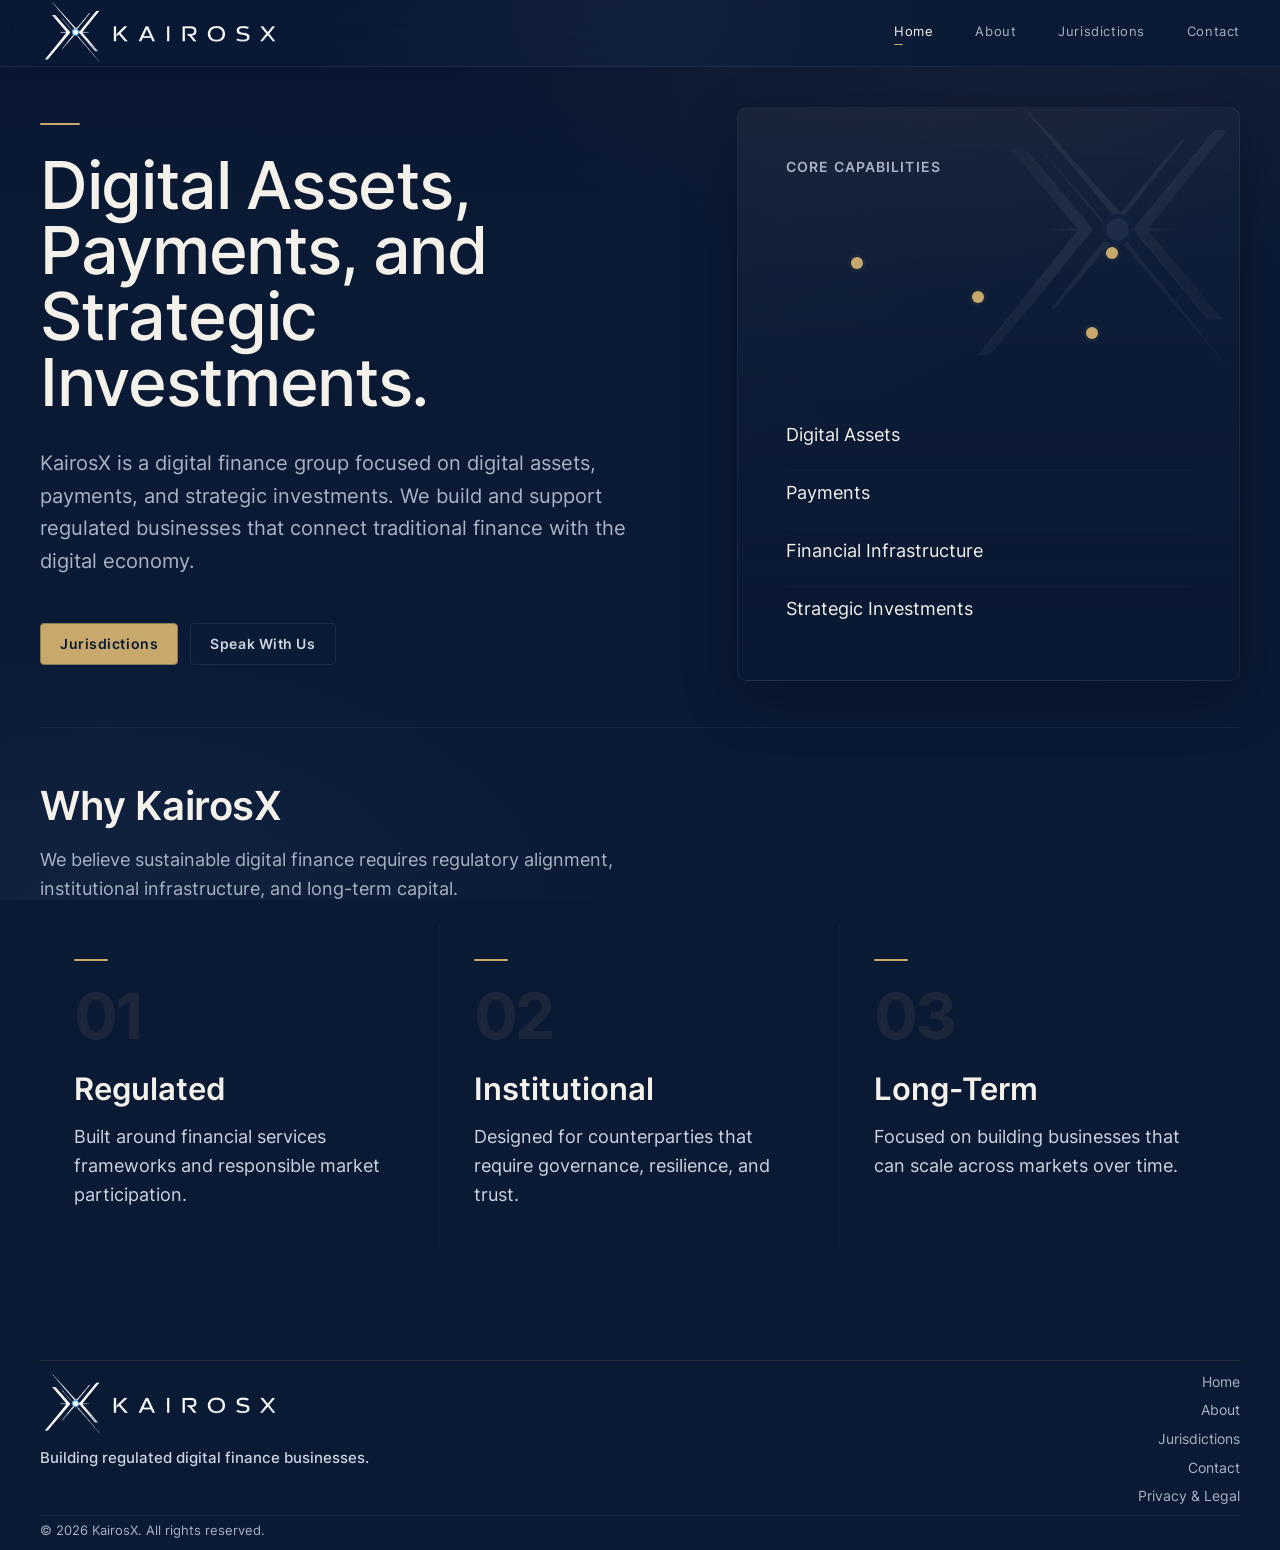
<file: index.html>
<!doctype html>
<html lang="en">
  <head>
    <meta charset="utf-8">
    <meta name="viewport" content="width=device-width, initial-scale=1">
    <title>KairosX | Digital Assets, Payments, and Strategic Investments</title>
    <meta
      name="description"
      content="KairosX is a digital finance group focused on digital assets, payments, and strategic investments. We build and support regulated businesses that connect traditional finance with the digital economy."
    >
    <link rel="icon" href="./assets/kairosx_favicon.ico">
    <link rel="preload" href="./assets/fonts/inter-latin-400-normal.woff2" as="font" type="font/woff2" crossorigin>
    <link rel="preload" href="./assets/fonts/inter-latin-600-normal.woff2" as="font" type="font/woff2" crossorigin>
    <link rel="stylesheet" href="./styles.css">
  </head>
  <body class="home-page">
    <a class="skip-link" href="#main">Skip to content</a>

    <header class="site-header">
      <div class="header-inner">
        <a class="brand" href="./index.html" aria-label="KairosX home">
          <img src="./assets/kairosx_logo_cropped.png" alt="KairosX">
        </a>
        <nav class="site-nav" aria-label="Primary navigation">
          <a href="./index.html" aria-current="page">Home</a>
          <a href="./about.html">About</a>
          <a href="./jurisdictions.html">Jurisdictions</a>
          <a href="./contact.html">Contact</a>
        </nav>
      </div>
    </header>

    <main id="main">
      <section class="hero" id="home">
        <div class="hero-copy">
          <h1>Digital Assets, Payments, and Strategic Investments.</h1>
          <p class="hero-text">
            KairosX is a digital finance group focused on digital assets, payments, and strategic investments. We build and support regulated businesses that connect traditional finance with the digital economy.
          </p>
          <div class="hero-actions">
            <a class="button button-primary" href="./jurisdictions.html">Jurisdictions</a>
            <a class="button button-secondary" href="./contact.html">Speak With Us</a>
          </div>
        </div>

        <div class="hero-visual" aria-label="KairosX core areas">
          <div class="visual-mark">
            <img src="./assets/kairosx_symbol_transparent.png" alt="">
          </div>
          <div class="visual-content">
            <p class="visual-title">Core Capabilities</p>
            <div class="node-map" aria-hidden="true">
              <span class="node node-one"></span>
              <span class="node node-two"></span>
              <span class="node node-three"></span>
              <span class="node node-four"></span>
            </div>
            <ul class="visual-list">
              <li>Digital Assets</li>
              <li>Payments</li>
              <li>Financial Infrastructure</li>
              <li>Strategic Investments</li>
            </ul>
          </div>
        </div>
      </section>

      <section class="section-block ruled" aria-labelledby="whyTitle">
        <div class="section-heading">
          <h2 id="whyTitle">Why KairosX</h2>
          <p>
            We believe sustainable digital finance requires regulatory alignment, institutional infrastructure, and long-term capital.
          </p>
        </div>
        <div class="why-row">
          <article>
            <span>01</span>
            <h3>Regulated</h3>
            <p>Built around financial services frameworks and responsible market participation.</p>
          </article>
          <article>
            <span>02</span>
            <h3>Institutional</h3>
            <p>Designed for counterparties that require governance, resilience, and trust.</p>
          </article>
          <article>
            <span>03</span>
            <h3>Long-Term</h3>
            <p>Focused on building businesses that can scale across markets over time.</p>
          </article>
        </div>
      </section>

    </main>

    <footer class="site-footer">
      <div class="footer-brand">
        <img src="./assets/kairosx_logo_cropped.png" alt="KairosX">
        <p>
          Building regulated digital finance businesses.
        </p>
      </div>
      <div class="footer-links" aria-label="Footer navigation">
        <a href="./index.html">Home</a>
        <a href="./about.html">About</a>
        <a href="./jurisdictions.html">Jurisdictions</a>
        <a href="./contact.html">Contact</a>
        <a href="./privacy.html">Privacy &amp; Legal</a>
      </div>
      <div class="footer-bottom">
        <p>&copy; 2026 KairosX. All rights reserved.</p>
      </div>
    </footer>

    <script src="./script.js"></script>
  </body>
</html>
</file>
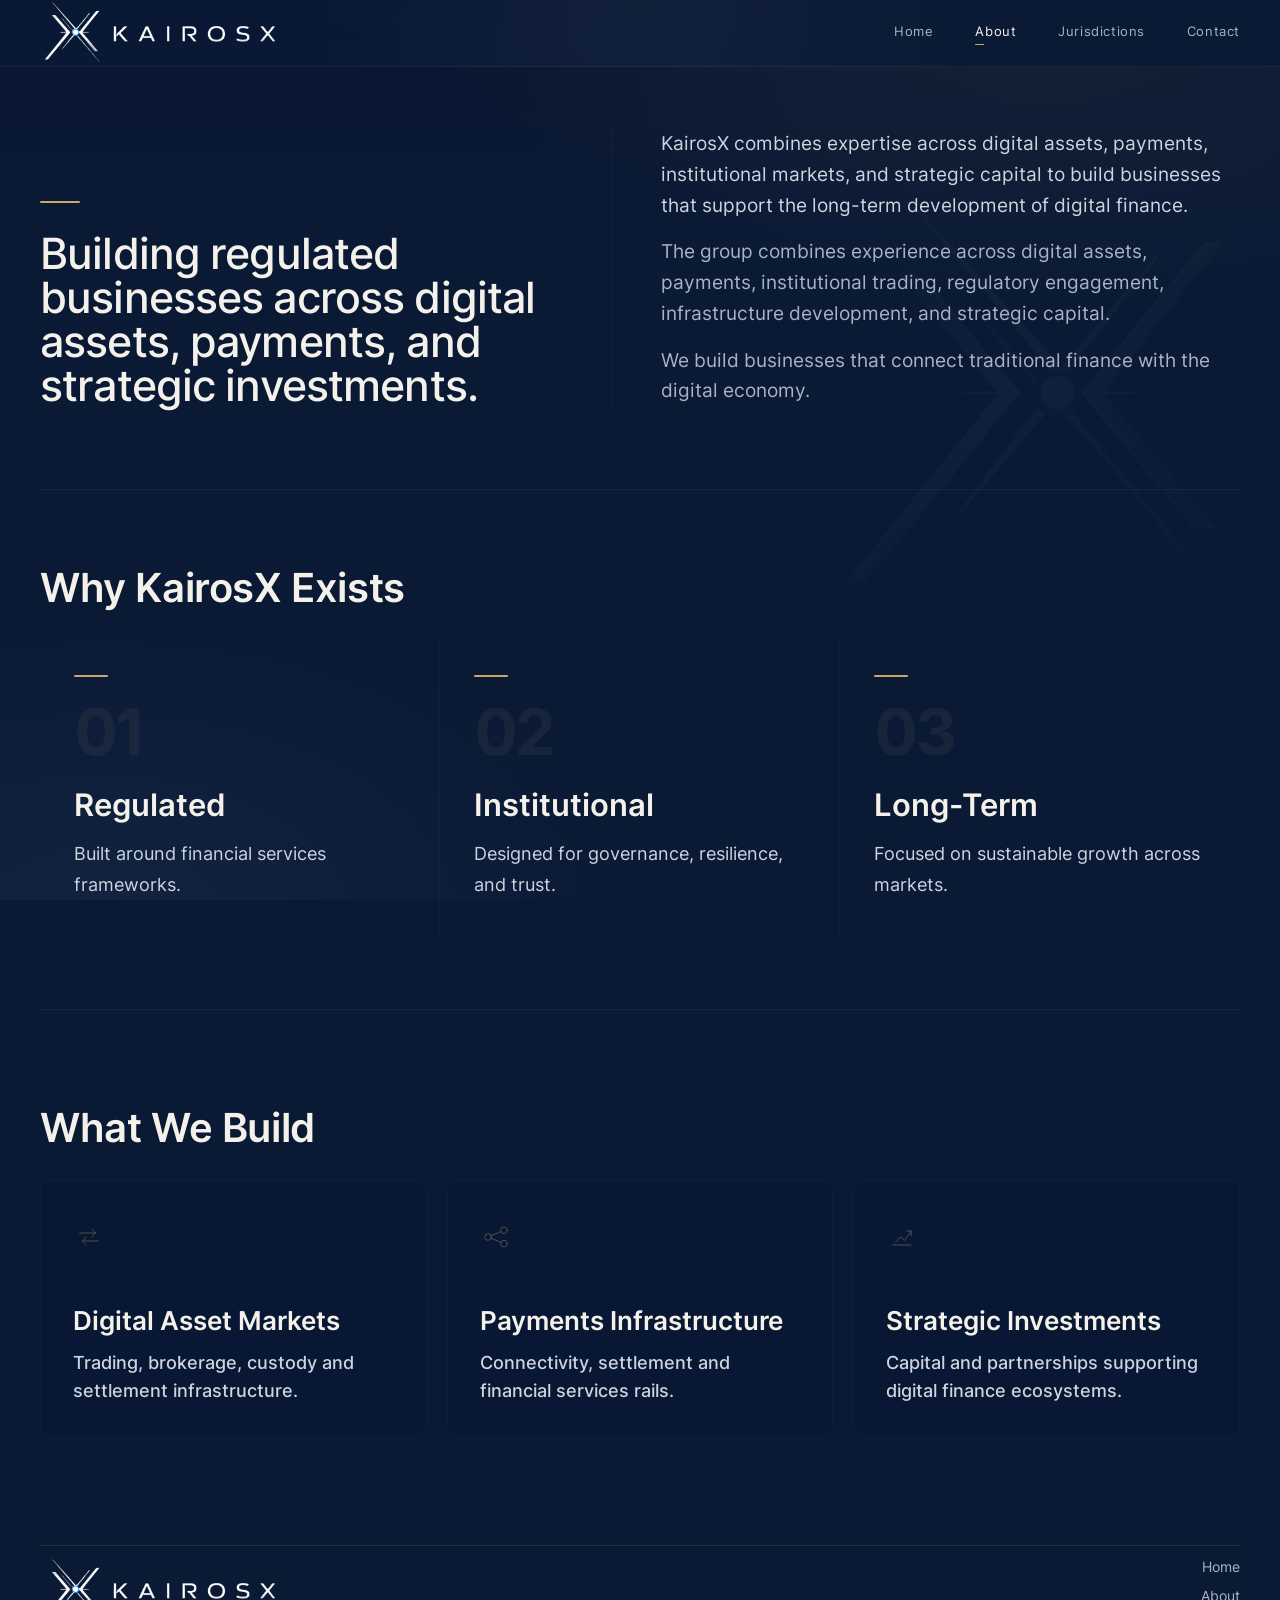
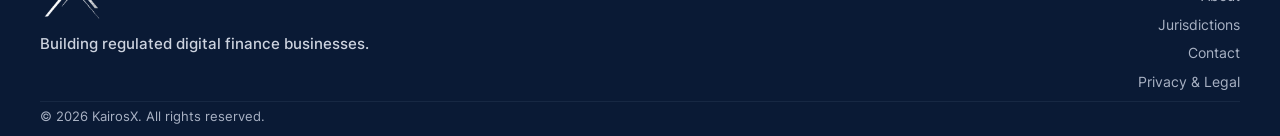
<file: about.html>
<!doctype html>
<html lang="en">
  <head>
    <meta charset="utf-8">
    <meta name="viewport" content="width=device-width, initial-scale=1">
    <title>KairosX | About</title>
    <meta
      name="description"
      content="About KairosX, a digital finance group focused on digital assets, payments, and strategic investments across global markets."
    >
    <link rel="icon" href="./assets/kairosx_favicon.ico">
    <link rel="preload" href="./assets/fonts/inter-latin-400-normal.woff2" as="font" type="font/woff2" crossorigin>
    <link rel="preload" href="./assets/fonts/inter-latin-600-normal.woff2" as="font" type="font/woff2" crossorigin>
    <link rel="stylesheet" href="./styles.css">
  </head>
  <body class="about-page">
    <a class="skip-link" href="#main">Skip to content</a>

    <header class="site-header">
      <div class="header-inner">
        <a class="brand" href="./index.html" aria-label="KairosX home">
          <img src="./assets/kairosx_logo_cropped.png" alt="KairosX">
        </a>
        <nav class="site-nav" aria-label="Primary navigation">
          <a href="./index.html">Home</a>
          <a href="./about.html" aria-current="page">About</a>
          <a href="./jurisdictions.html">Jurisdictions</a>
          <a href="./contact.html">Contact</a>
        </nav>
      </div>
    </header>

    <main id="main">
      <section class="page-hero about-intro" aria-labelledby="aboutTitle">
        <div class="about-intro-lead">
          <h1 id="aboutTitle">Building regulated businesses across digital assets, payments, and strategic investments.</h1>
        </div>
        <div class="about-intro-copy">
          <p>
            KairosX combines expertise across digital assets, payments, institutional markets, and strategic capital to build businesses that support the long-term development of digital finance.
          </p>
          <p>
            The group combines experience across digital assets, payments, institutional trading, regulatory engagement, infrastructure development, and strategic capital.
          </p>
          <p>
            We build businesses that connect traditional finance with the digital economy.
          </p>
        </div>
      </section>

      <section class="section-block ruled" aria-labelledby="whyTitle">
        <div class="section-heading">
          <h2 id="whyTitle">Why KairosX Exists</h2>
        </div>
        <div class="why-row">
          <article>
            <span>01</span>
            <h3>Regulated</h3>
            <p>Built around financial services frameworks.</p>
          </article>
          <article>
            <span>02</span>
            <h3>Institutional</h3>
            <p>Designed for governance, resilience, and trust.</p>
          </article>
          <article>
            <span>03</span>
            <h3>Long-Term</h3>
            <p>Focused on sustainable growth across markets.</p>
          </article>
        </div>
      </section>

      <section class="section-block" aria-labelledby="buildTitle">
        <div class="section-heading">
          <h2 id="buildTitle">What We Build</h2>
        </div>
        <div class="card-grid three about-card-grid">
          <article class="info-card about-service-card">
            <svg class="card-icon" aria-hidden="true" viewBox="0 0 48 48">
              <path d="M10 18h24"></path>
              <path d="M28 12l6 6-6 6"></path>
              <path d="M38 30H14"></path>
              <path d="M20 24l-6 6 6 6"></path>
            </svg>
            <h3>Digital Asset Markets</h3>
            <p>
              Trading, brokerage, custody and settlement infrastructure.
            </p>
          </article>
          <article class="info-card about-service-card">
            <svg class="card-icon" aria-hidden="true" viewBox="0 0 48 48">
              <circle cx="12" cy="24" r="5"></circle>
              <circle cx="36" cy="14" r="5"></circle>
              <circle cx="36" cy="34" r="5"></circle>
              <path d="M17 22l14-6"></path>
              <path d="M17 26l14 6"></path>
            </svg>
            <h3>Payments Infrastructure</h3>
            <p>
              Connectivity, settlement and financial services rails.
            </p>
          </article>
          <article class="info-card about-service-card">
            <svg class="card-icon" aria-hidden="true" viewBox="0 0 48 48">
              <path d="M10 36h28"></path>
              <path d="M14 32l8-8 6 5 10-14"></path>
              <path d="M31 15h7v7"></path>
            </svg>
            <h3>Strategic Investments</h3>
            <p>
              Capital and partnerships supporting digital finance ecosystems.
            </p>
          </article>
        </div>
      </section>

    </main>

    <footer class="site-footer">
      <div class="footer-brand">
        <img src="./assets/kairosx_logo_cropped.png" alt="KairosX">
        <p>
          Building regulated digital finance businesses.
        </p>
      </div>
      <div class="footer-links" aria-label="Footer navigation">
        <a href="./index.html">Home</a>
        <a href="./about.html">About</a>
        <a href="./jurisdictions.html">Jurisdictions</a>
        <a href="./contact.html">Contact</a>
        <a href="./privacy.html">Privacy &amp; Legal</a>
      </div>
      <div class="footer-bottom">
        <p>&copy; 2026 KairosX. All rights reserved.</p>
      </div>
    </footer>

    <script src="./script.js"></script>
  </body>
</html>
</file>
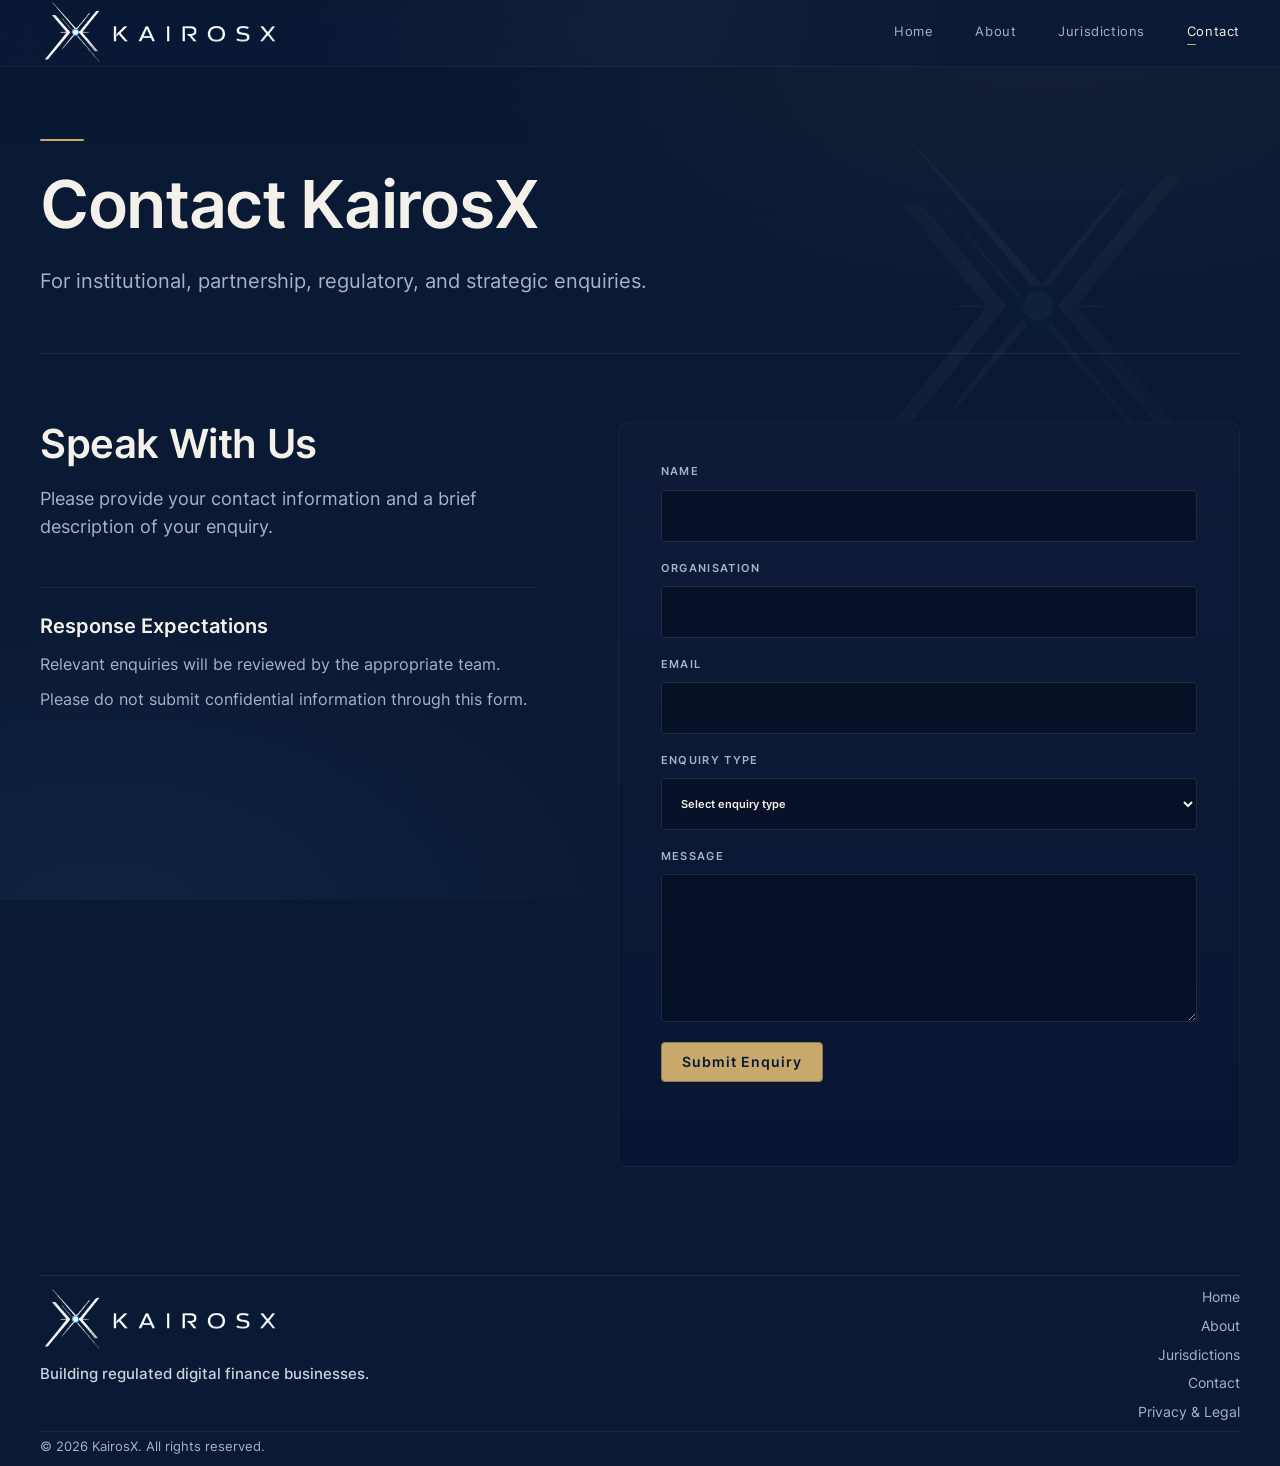
<file: contact.html>
<!doctype html>
<html lang="en">
  <head>
    <meta charset="utf-8">
    <meta name="viewport" content="width=device-width, initial-scale=1">
    <title>KairosX | Contact</title>
    <meta
      name="description"
      content="Contact KairosX for institutional, partnership, regulatory, and strategic enquiries."
    >
    <link rel="icon" href="./assets/kairosx_favicon.ico">
    <link rel="preload" href="./assets/fonts/inter-latin-400-normal.woff2" as="font" type="font/woff2" crossorigin>
    <link rel="preload" href="./assets/fonts/inter-latin-600-normal.woff2" as="font" type="font/woff2" crossorigin>
    <link rel="stylesheet" href="./styles.css">
  </head>
  <body class="contact-page">
    <a class="skip-link" href="#main">Skip to content</a>

    <header class="site-header">
      <div class="header-inner">
        <a class="brand" href="./index.html" aria-label="KairosX home">
          <img src="./assets/kairosx_logo_cropped.png" alt="KairosX">
        </a>
        <nav class="site-nav" aria-label="Primary navigation">
          <a href="./index.html">Home</a>
          <a href="./about.html">About</a>
          <a href="./jurisdictions.html">Jurisdictions</a>
          <a href="./contact.html" aria-current="page">Contact</a>
        </nav>
      </div>
    </header>

    <main id="main">
      <section class="page-hero">
        <h1>Contact KairosX</h1>
        <p>
          For institutional, partnership, regulatory, and strategic enquiries.
        </p>
      </section>

      <section class="contact-section" aria-labelledby="contactTitle">
        <div class="contact-copy">
          <h2 id="contactTitle">Speak With Us</h2>
          <p>
            Please provide your contact information and a brief description of your enquiry.
          </p>
          <div class="response-note">
            <h3>Response Expectations</h3>
            <p>Relevant enquiries will be reviewed by the appropriate team.</p>
            <p>Please do not submit confidential information through this form.</p>
          </div>
        </div>
        <form class="contact-form" id="contactForm">
          <label>
            NAME
            <input name="name" type="text" autocomplete="name" required>
          </label>
          <label>
            ORGANISATION
            <input name="organization" type="text" autocomplete="organization">
          </label>
          <label>
            EMAIL
            <input name="email" type="email" autocomplete="email" required>
          </label>
          <label>
            ENQUIRY TYPE
            <select name="contactType" required>
              <option value="">Select enquiry type</option>
              <option value="Institutional Enquiry">Institutional Enquiry</option>
              <option value="Partnership Enquiry">Partnership Enquiry</option>
              <option value="Banking or Vendor Enquiry">Banking or Vendor Enquiry</option>
              <option value="Regulatory Enquiry">Regulatory Enquiry</option>
              <option value="Strategic Investment Enquiry">Strategic Investment Enquiry</option>
              <option value="Other">Other</option>
            </select>
          </label>
          <label>
            MESSAGE
            <textarea name="message" rows="5" required></textarea>
          </label>
          <button class="button button-primary" type="submit">Submit Enquiry</button>
          <p class="form-status" id="formStatus" role="status" aria-live="polite"></p>
        </form>
      </section>
    </main>

    <footer class="site-footer">
      <div class="footer-brand">
        <img src="./assets/kairosx_logo_cropped.png" alt="KairosX">
        <p>
          Building regulated digital finance businesses.
        </p>
      </div>
      <div class="footer-links" aria-label="Footer navigation">
        <a href="./index.html">Home</a>
        <a href="./about.html">About</a>
        <a href="./jurisdictions.html">Jurisdictions</a>
        <a href="./contact.html">Contact</a>
        <a href="./privacy.html">Privacy &amp; Legal</a>
      </div>
      <div class="footer-bottom">
        <p>&copy; 2026 KairosX. All rights reserved.</p>
      </div>
    </footer>

    <script src="./script.js"></script>
  </body>
</html>
</file>
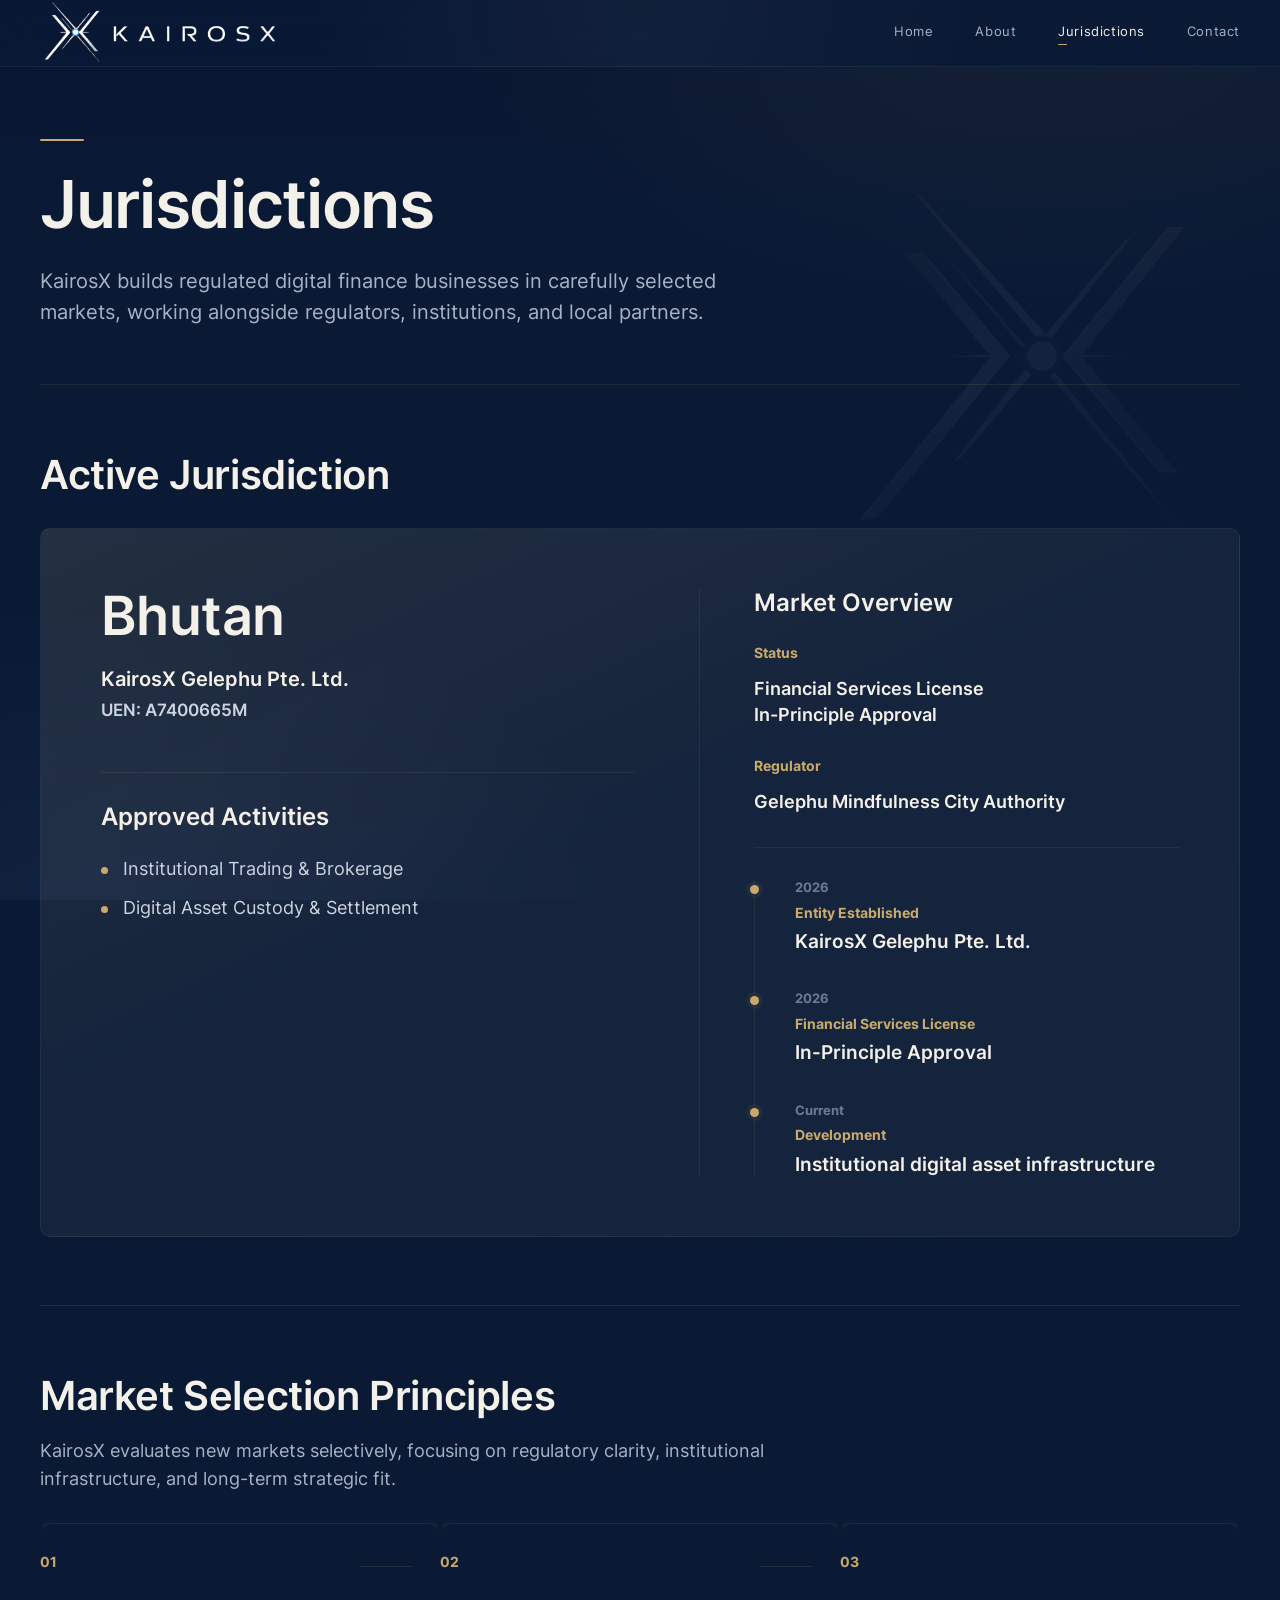
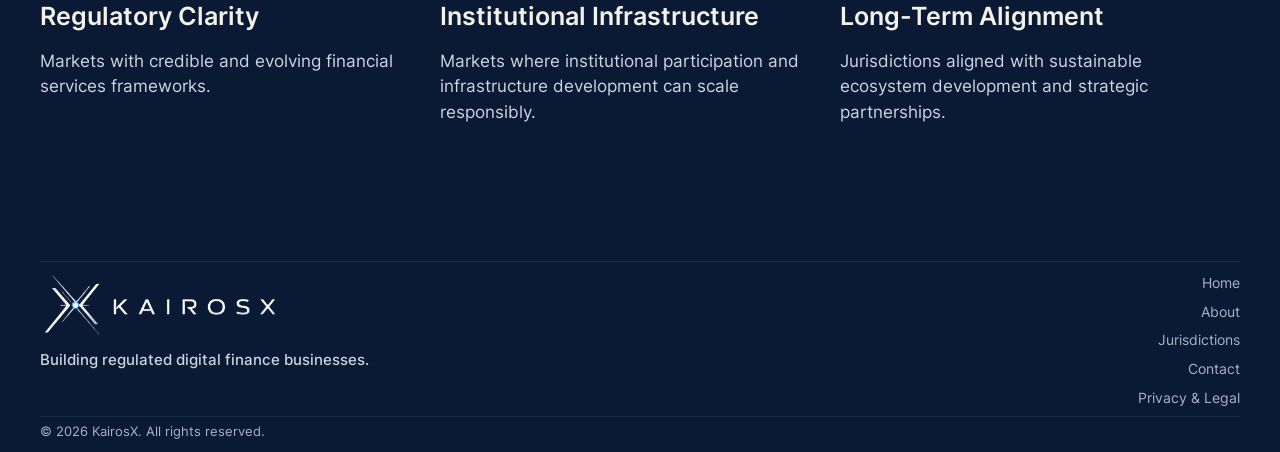
<file: jurisdictions.html>
<!doctype html>
<html lang="en">
  <head>
    <meta charset="utf-8">
    <meta name="viewport" content="width=device-width, initial-scale=1">
    <title>KairosX | Jurisdictions</title>
    <meta
      name="description"
      content="KairosX develops regulated digital asset and financial services businesses across selected jurisdictions."
    >
    <link rel="icon" href="./assets/kairosx_favicon.ico">
    <link rel="preload" href="./assets/fonts/inter-latin-400-normal.woff2" as="font" type="font/woff2" crossorigin>
    <link rel="preload" href="./assets/fonts/inter-latin-600-normal.woff2" as="font" type="font/woff2" crossorigin>
    <link rel="stylesheet" href="./styles.css">
  </head>
  <body class="jurisdictions-page">
    <a class="skip-link" href="#main">Skip to content</a>

    <header class="site-header">
      <div class="header-inner">
        <a class="brand" href="./index.html" aria-label="KairosX home">
          <img src="./assets/kairosx_logo_cropped.png" alt="KairosX">
        </a>
        <nav class="site-nav" aria-label="Primary navigation">
          <a href="./index.html">Home</a>
          <a href="./about.html">About</a>
          <a href="./jurisdictions.html" aria-current="page">Jurisdictions</a>
          <a href="./contact.html">Contact</a>
        </nav>
      </div>
    </header>

    <main id="main">
      <section class="page-hero">
        <h1>Jurisdictions</h1>
        <p>
          KairosX builds regulated digital finance businesses in carefully selected markets, working alongside regulators, institutions, and local partners.
        </p>
      </section>

      <section class="section-block ruled" aria-labelledby="currentMarketTitle">
        <div class="section-heading">
          <h2 id="currentMarketTitle">Active Jurisdiction</h2>
        </div>
        <article class="jurisdiction-spotlight single" id="bhutan">
          <div class="jurisdiction-card">
            <div class="jurisdiction-main">
              <div class="jurisdiction-summary">
                <h2>Bhutan</h2>
                <p>KairosX Gelephu Pte. Ltd.</p>
                <p>UEN: A7400665M</p>
              </div>

              <div class="jurisdiction-activities">
                <h3>Approved Activities</h3>
                <ul>
                  <li>Institutional Trading &amp; Brokerage</li>
                  <li>Digital Asset Custody &amp; Settlement</li>
                </ul>
              </div>
            </div>

            <aside class="market-overview">
              <h3>Market Overview</h3>
              <div class="overview-facts">
                <div>
                  <strong>Status</strong>
                  <p>Financial Services License<br>In-Principle Approval</p>
                </div>
                <div>
                  <strong>Regulator</strong>
                  <p>Gelephu Mindfulness City Authority</p>
                </div>
              </div>
              <ol class="regulatory-progress compact">
                <li>
                  <em>2026</em>
                  <span>Entity Established</span>
                  <strong>KairosX Gelephu Pte. Ltd.</strong>
                </li>
                <li>
                  <em>2026</em>
                  <span>Financial Services License</span>
                  <strong>In-Principle Approval</strong>
                </li>
                <li>
                  <em>Current</em>
                  <span>Development</span>
                  <strong>Institutional digital asset infrastructure</strong>
                </li>
              </ol>
            </aside>
          </div>
        </article>
      </section>

      <section class="section-block" aria-labelledby="expansionTitle">
        <div class="section-heading">
          <h2 id="expansionTitle">Market Selection Principles</h2>
          <p>
            KairosX evaluates new markets selectively, focusing on regulatory clarity, institutional infrastructure, and long-term strategic fit.
          </p>
        </div>
        <ol class="expansion-process">
          <li>
            <span>01</span>
            <h3>Regulatory Clarity</h3>
            <p>Markets with credible and evolving financial services frameworks.</p>
          </li>
          <li>
            <span>02</span>
            <h3>Institutional Infrastructure</h3>
            <p>Markets where institutional participation and infrastructure development can scale responsibly.</p>
          </li>
          <li>
            <span>03</span>
            <h3>Long-Term Alignment</h3>
            <p>Jurisdictions aligned with sustainable ecosystem development and strategic partnerships.</p>
          </li>
        </ol>
      </section>

    </main>

    <footer class="site-footer">
      <div class="footer-brand">
        <img src="./assets/kairosx_logo_cropped.png" alt="KairosX">
        <p>
          Building regulated digital finance businesses.
        </p>
      </div>
      <div class="footer-links" aria-label="Footer navigation">
        <a href="./index.html">Home</a>
        <a href="./about.html">About</a>
        <a href="./jurisdictions.html">Jurisdictions</a>
        <a href="./contact.html">Contact</a>
        <a href="./privacy.html">Privacy &amp; Legal</a>
      </div>
      <div class="footer-bottom">
        <p>&copy; 2026 KairosX. All rights reserved.</p>
      </div>
    </footer>

    <script src="./script.js"></script>
  </body>
</html>
</file>
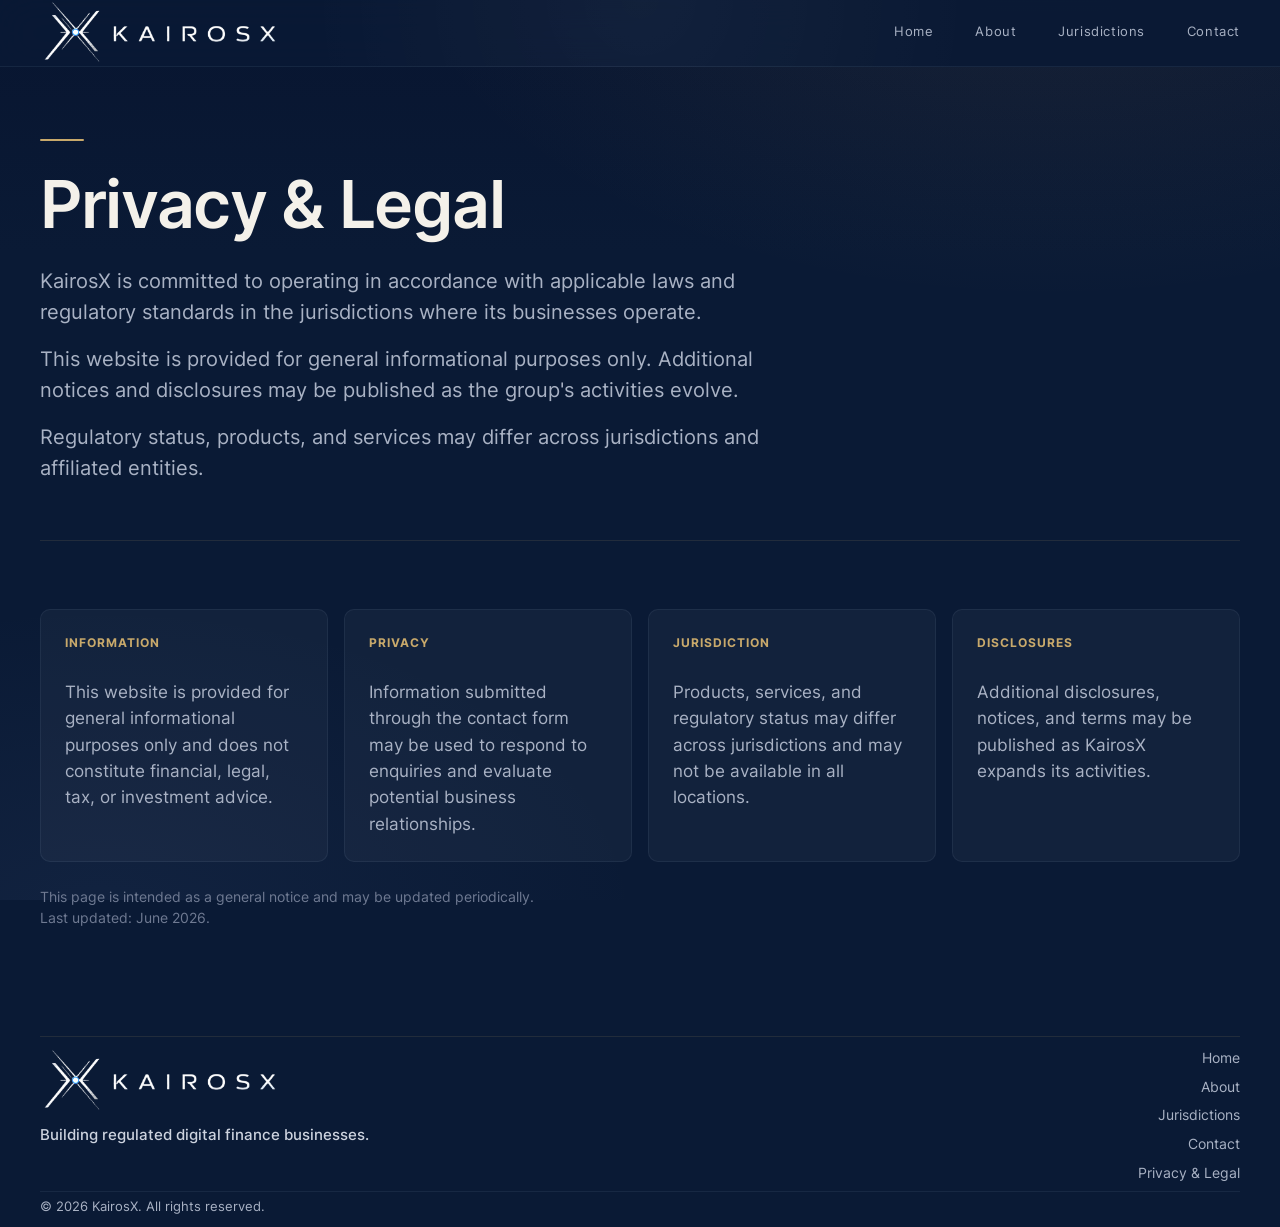
<file: privacy.html>
<!doctype html>
<html lang="en">
  <head>
    <meta charset="utf-8">
    <meta name="viewport" content="width=device-width, initial-scale=1">
    <title>KairosX | Privacy & Legal Notice</title>
    <meta
      name="description"
      content="Privacy and legal notice for the KairosX corporate website."
    >
    <link rel="icon" href="./assets/kairosx_favicon.ico">
    <link rel="preload" href="./assets/fonts/inter-latin-400-normal.woff2" as="font" type="font/woff2" crossorigin>
    <link rel="preload" href="./assets/fonts/inter-latin-600-normal.woff2" as="font" type="font/woff2" crossorigin>
    <link rel="stylesheet" href="./styles.css">
  </head>
  <body>
    <a class="skip-link" href="#main">Skip to content</a>

    <header class="site-header">
      <div class="header-inner">
        <a class="brand" href="./index.html" aria-label="KairosX home">
          <img src="./assets/kairosx_logo_cropped.png" alt="KairosX">
        </a>
        <nav class="site-nav" aria-label="Primary navigation">
          <a href="./index.html">Home</a>
          <a href="./about.html">About</a>
          <a href="./jurisdictions.html">Jurisdictions</a>
          <a href="./contact.html">Contact</a>
        </nav>
      </div>
    </header>

    <main id="main">
      <section class="page-hero">
        <h1>Privacy &amp; Legal</h1>
        <p>
          KairosX is committed to operating in accordance with applicable laws and regulatory standards in the jurisdictions where its businesses operate.
        </p>
        <p>
          This website is provided for general informational purposes only. Additional notices and disclosures may be published as the group's activities evolve.
        </p>
        <p>
          Regulatory status, products, and services may differ across jurisdictions and affiliated entities.
        </p>
      </section>

      <section class="section-block ruled" aria-label="Privacy and legal overview">
        <div class="card-grid four legal-notice-grid">
          <article class="info-card">
            <span>Information</span>
            <p>
              This website is provided for general informational purposes only and does not constitute financial, legal, tax, or investment advice.
            </p>
          </article>

          <article class="info-card">
            <span>Privacy</span>
            <p>
              Information submitted through the contact form may be used to respond to enquiries and evaluate potential business relationships.
            </p>
          </article>

          <article class="info-card">
            <span>Jurisdiction</span>
            <p>
              Products, services, and regulatory status may differ across jurisdictions and may not be available in all locations.
            </p>
          </article>

          <article class="info-card">
            <span>Disclosures</span>
            <p>
              Additional disclosures, notices, and terms may be published as KairosX expands its activities.
            </p>
          </article>
        </div>
        <p class="notice-updated">
          This page is intended as a general notice and may be updated periodically.<br>
          Last updated: June 2026.
        </p>
      </section>
    </main>

    <footer class="site-footer">
      <div class="footer-brand">
        <img src="./assets/kairosx_logo_cropped.png" alt="KairosX">
        <p>
          Building regulated digital finance businesses.
        </p>
      </div>
      <div class="footer-links" aria-label="Footer navigation">
        <a href="./index.html">Home</a>
        <a href="./about.html">About</a>
        <a href="./jurisdictions.html">Jurisdictions</a>
        <a href="./contact.html">Contact</a>
        <a href="./privacy.html" aria-current="page">Privacy &amp; Legal</a>
      </div>
      <div class="footer-bottom">
        <p>&copy; 2026 KairosX. All rights reserved.</p>
      </div>
    </footer>

    <script src="./script.js"></script>
  </body>
</html>
</file>
<file: styles.css>
@font-face {
  font-family: "Inter";
  src: url("./assets/fonts/inter-latin-400-normal.woff2") format("woff2");
  font-weight: 400;
  font-style: normal;
  font-display: swap;
}

@font-face {
  font-family: "Inter";
  src: url("./assets/fonts/inter-latin-500-normal.woff2") format("woff2");
  font-weight: 500;
  font-style: normal;
  font-display: swap;
}

@font-face {
  font-family: "Inter";
  src: url("./assets/fonts/inter-latin-600-normal.woff2") format("woff2");
  font-weight: 600;
  font-style: normal;
  font-display: swap;
}

@font-face {
  font-family: "Inter";
  src: url("./assets/fonts/inter-latin-700-normal.woff2") format("woff2");
  font-weight: 700;
  font-style: normal;
  font-display: swap;
}

:root {
  /* Official KairosX brand: gold on deep navy (matches the regulatory deck) */
  --navy: #0a1a35;
  --navy-deep: #081530;
  --gold: #c8a96b;
  --gold-soft: #d8bd86;
  --surface: rgba(255, 255, 255, 0.035);
  --surface-strong: rgba(255, 255, 255, 0.06);
  --surface-soft: rgba(255, 255, 255, 0.025);
  --text: #f4f1ea;
  --muted: #a9b2c4;
  --faint: #6f7a92;
  --line: rgba(200, 169, 107, 0.12);
  --line-cool: rgba(180, 196, 224, 0.08);
  --silver: #cdd3df;
  --radius: 10px;
  --shadow: 0 28px 80px rgba(0, 0, 0, 0.42);

  /* Aliases so legacy rules keep resolving against the new palette */
  --blue: var(--gold);
  --charcoal: var(--navy);
}

* {
  box-sizing: border-box;
}

html {
  scroll-behavior: smooth;
}

@media (prefers-reduced-motion: reduce) {
  html {
    scroll-behavior: auto;
  }

  *,
  *::before,
  *::after {
    animation-duration: 0.001ms !important;
    transition-duration: 0.001ms !important;
  }
}

#home,
#bhutan,
#luxembourg {
  scroll-margin-top: 120px;
}

body {
  margin: 0;
  font-family: "Inter", Arial, sans-serif;
  font-size: 17px;
  line-height: 1.55;
  letter-spacing: 0;
  color: var(--text);
  background-color: var(--navy);
  background-image:
    radial-gradient(1100px 620px at 82% -8%, rgba(200, 169, 107, 0.09), transparent 60%),
    radial-gradient(900px 520px at 8% 102%, rgba(120, 150, 210, 0.07), transparent 60%),
    linear-gradient(180deg, var(--navy-deep), var(--navy) 28%);
  background-attachment: fixed;
  -webkit-font-smoothing: antialiased;
  text-rendering: optimizeLegibility;
}

main {
  padding-bottom: 40px;
}

a {
  color: inherit;
  text-decoration: none;
}

/* Signature gold bar - the single recurring brand mark, above hero/page headings */
.gold-bar,
.hero-copy::before,
.page-hero::before {
  content: "";
  display: block;
  width: 44px;
  height: 2px;
  border-radius: 2px;
  background: var(--gold);
  margin-bottom: 30px;
}

:focus-visible {
  outline: 2px solid var(--gold);
  outline-offset: 3px;
  border-radius: 3px;
}

button,
input,
select,
textarea {
  font: inherit;
  letter-spacing: 0;
}

img {
  display: block;
  max-width: 100%;
}

.skip-link {
  position: absolute;
  left: 16px;
  top: -64px;
  z-index: 30;
  padding: 10px 14px;
  background: var(--gold);
  color: var(--navy);
  font-weight: 700;
  border-radius: 4px;
  transition: top 160ms ease;
}

.skip-link:focus {
  top: 16px;
}

.site-header {
  position: sticky;
  top: 0;
  z-index: 20;
  border-bottom: 1px solid var(--line-cool);
  background:
    radial-gradient(circle at center top, rgba(255, 255, 255, 0.035), transparent 52%),
    color-mix(in srgb, var(--navy) 88%, transparent);
  backdrop-filter: blur(20px);
}

.header-inner,
.hero,
.page-hero,
.section-block,
.split-section,
.business-list,
.contact-section,
.site-footer {
  width: min(1200px, calc(100% - 48px));
  margin: 0 auto;
}

.header-inner {
  min-height: 66px;
  display: flex;
  align-items: center;
  justify-content: space-between;
  gap: 30px;
}

.brand {
  width: 240px;
  height: 62px;
  flex: 0 0 auto;
  display: flex;
  align-items: center;
  transform: translateY(-1px);
}

.brand img,
.footer-brand img {
  width: 240px;
  height: auto;
  /* Lift the silver brand wordmark so it reads clearly on the navy background */
  filter: brightness(1.55) contrast(1.05);
}

.site-nav {
  display: flex;
  align-items: center;
  gap: 42px;
  color: var(--muted);
  font-size: 13px;
  font-weight: 380;
  letter-spacing: 0.045em;
  white-space: nowrap;
}

.site-nav a,
.footer-links a,
.footer-bottom a,
.text-link {
  transition: color 160ms ease;
}

.site-nav a {
  position: relative;
  padding-bottom: 3px;
}

.site-nav a:hover,
.footer-links a:hover,
.footer-bottom a:hover,
.text-link:hover {
  color: var(--text);
}

.site-nav a[aria-current="page"] {
  color: var(--text);
}

.site-nav a[aria-current="page"]::after {
  content: "";
  position: absolute;
  left: 0;
  bottom: 0;
  width: 9px;
  height: 1px;
  border-radius: 1px;
  background: var(--gold);
}

.section-label {
  margin: 0 0 12px;
  color: var(--gold);
  font-size: 12px;
  font-weight: 700;
  letter-spacing: 2px;
  text-transform: uppercase;
}

.hero {
  min-height: auto;
  padding: 56px 0 64px;
  display: grid;
  grid-template-columns: minmax(0, 1fr) minmax(390px, 0.78fr);
  align-items: center;
  gap: 64px;
}

.brand-line {
  margin: 0 0 26px;
  color: var(--silver);
  font-size: 18px;
  font-weight: 500;
}

.hero h1,
.page-hero h1 {
  margin: 0;
  max-width: 860px;
  font-size: clamp(40px, 5.4vw, 66px);
  line-height: 1.02;
  font-weight: 560;
  letter-spacing: -0.02em;
}

.hero h1 em,
.page-hero h1 em {
  font-style: normal;
  color: var(--gold);
}

.hero-text,
.page-hero p {
  max-width: 760px;
  margin: 28px 0 0;
  color: var(--muted);
  font-size: 20px;
  line-height: 1.55;
}

.page-hero p + p {
  margin-top: 16px;
}

.page-hero .page-kicker {
  margin-top: 18px;
  color: var(--gold);
  font-size: 14px;
  line-height: 1.3;
  font-weight: 700;
  letter-spacing: 0.4px;
}

.hero-actions {
  margin-top: 44px;
  display: flex;
  flex-wrap: wrap;
  gap: 12px;
}

.button {
  min-height: 42px;
  padding: 0 19px;
  display: inline-flex;
  align-items: center;
  justify-content: center;
  border-radius: 4px;
  font-weight: 600;
  font-size: 14px;
  letter-spacing: 0.04em;
  border: 1px solid transparent;
  cursor: pointer;
  transition: background-color 160ms ease, border-color 160ms ease, color 160ms ease, transform 160ms ease;
}

.button-primary {
  background: var(--gold);
  color: var(--navy);
  border-color: color-mix(in srgb, var(--gold) 68%, var(--navy));
}

.button-primary:hover {
  background: var(--gold-soft);
  transform: translateY(-1px);
}

.button-secondary {
  border-color: rgba(180, 196, 224, 0.095);
  color: var(--silver);
  background: transparent;
}

.button-secondary:hover {
  border-color: rgba(200, 169, 107, 0.42);
  color: var(--text);
}

.hero-visual {
  min-height: 460px;
  position: relative;
  border: 1px solid rgba(180, 196, 224, 0.075);
  border-radius: var(--radius);
  background:
    linear-gradient(150deg, rgba(200, 169, 107, 0.035), transparent 46%),
    linear-gradient(180deg, rgba(255, 255, 255, 0.018), rgba(8, 21, 48, 0.46));
  box-shadow: 0 18px 54px rgba(0, 0, 0, 0.3);
  overflow: hidden;
}

.visual-mark {
  position: absolute;
  inset: -82px -92px auto auto;
  width: 430px;
  opacity: 0.065;
  filter: saturate(0.8);
}

.visual-content {
  position: relative;
  z-index: 1;
  height: 100%;
  padding: 40px;
  display: flex;
  flex-direction: column;
  justify-content: space-between;
}

.visual-title {
  margin: 0;
  color: var(--muted);
  font-size: 14px;
  font-weight: 600;
  letter-spacing: 0.08em;
  text-transform: uppercase;
}

.node-map {
  position: relative;
  min-height: 220px;
  margin: 38px 0;
}

.node-map::before,
.node-map::after {
  content: none;
}

.node-map::after {
  transform: rotate(90deg);
}

.node {
  position: absolute;
  width: 12px;
  height: 12px;
  border-radius: 50%;
  background: var(--blue);
  box-shadow: 0 0 0 3px color-mix(in srgb, var(--blue) 5%, transparent);
}

.node-one {
  left: 16%;
  top: 28%;
}

.node-two {
  right: 18%;
  top: 22%;
}

.node-three {
  left: 46%;
  top: 48%;
}

.node-four {
  right: 23%;
  bottom: 24%;
}

.visual-list,
.wide-card ul {
  display: grid;
  gap: 12px;
  margin: 0;
  padding: 0;
  list-style: none;
}

.visual-list li {
  min-height: 46px;
  display: flex;
  align-items: center;
  border-top: 1px solid rgba(180, 196, 224, 0.028);
  color: var(--text);
  font-size: 18px;
}

.visual-list li:first-child {
  border-top: 0;
}

.page-hero {
  padding: 72px 0 56px;
}

.section-block,
.split-section,
.business-list,
.contact-section {
  padding: 68px 0;
}

.ruled {
  border-top: 1px solid var(--line);
  border-bottom: 1px solid var(--line);
}

main > .ruled:last-child {
  border-bottom: 0;
}

.surface-band {
  padding: 44px;
  border: 1px solid var(--line);
  border-radius: var(--radius);
  background: var(--surface);
  margin-bottom: 68px;
}

.section-heading {
  max-width: 820px;
  margin-bottom: 30px;
}

.section-heading h2,
.split-section h2,
.contact-copy h2 {
  margin: 0;
  font-size: clamp(28px, 3.3vw, 40px);
  line-height: 1.12;
  font-weight: 600;
  letter-spacing: -0.01em;
}

.section-heading p:last-child,
.content-stack p,
.info-card p,
.route-card p,
.business-row p,
.statement-list p,
.contact-copy p,
.wide-card li,
.legal {
  color: var(--muted);
}

.section-heading p:last-child,
.content-stack p,
.contact-copy p {
  font-size: 18px;
}

.card-grid {
  display: grid;
  gap: 16px;
}

.card-grid.four {
  grid-template-columns: repeat(4, minmax(0, 1fr));
}

.card-grid.three {
  grid-template-columns: repeat(3, minmax(0, 1fr));
}

.info-card,
.route-card,
.statement-list article,
.business-row,
.wide-card {
  border: 1px solid var(--line-cool);
  border-radius: var(--radius);
  background: var(--surface);
}

.info-card,
.route-card,
.business-row,
.status-card {
  transition: border-color 200ms ease, background-color 200ms ease, transform 200ms ease;
}

.info-card:hover,
.route-card:hover,
.business-row:hover,
.status-card:hover {
  border-color: var(--line);
  background: var(--surface-strong);
  transform: translateY(-2px);
}

.info-card,
.route-card,
.statement-list article,
.wide-card {
  padding: 24px;
}

.info-card {
  min-height: 220px;
}

.info-card.feature {
  background:
    linear-gradient(160deg, rgba(200, 169, 107, 0.16), rgba(200, 169, 107, 0.02) 52%),
    var(--surface-strong);
  border-color: rgba(200, 169, 107, 0.42);
}

.info-card span,
.route-card span,
.business-row span,
.statement-list span,
.status-card span {
  display: block;
  color: var(--blue);
  font-size: 12px;
  font-weight: 800;
  text-transform: uppercase;
}

.info-card h3,
.route-card h3,
.statement-list h3,
.wide-card h3,
.status-card h3 {
  margin: 22px 0 12px;
  font-size: 22px;
  line-height: 1.2;
  font-weight: 600;
}

.info-card p,
.route-card p,
.statement-list p,
.status-card p,
.wide-card li {
  margin: 0;
}

.text-link {
  display: inline-flex;
  align-items: center;
  gap: 8px;
  margin-top: 22px;
  color: var(--gold);
  font-size: 14px;
  font-weight: 700;
  letter-spacing: 0.3px;
}

.text-link::after {
  content: "\2192";
  transition: transform 160ms ease;
}

.text-link:hover {
  color: var(--gold-soft);
}

.text-link:hover::after {
  transform: translateX(4px);
}

.split-section {
  display: grid;
  grid-template-columns: 0.85fr 1.15fr;
  gap: 72px;
}

.content-stack {
  display: grid;
  gap: 20px;
}

.statement-list {
  display: grid;
  gap: 14px;
}

.statement-list article {
  display: grid;
  grid-template-columns: 132px 0.8fr 1.2fr;
  gap: 22px;
  align-items: start;
}

.route-grid {
  display: grid;
  grid-template-columns: repeat(4, minmax(0, 1fr));
  gap: 16px;
}

.route-card {
  min-height: 190px;
}

.route-card span {
  margin-bottom: 28px;
  color: var(--text);
}

.business-list {
  display: grid;
  gap: 14px;
}

.business-row {
  display: grid;
  grid-template-columns: 0.9fr 1.1fr;
  gap: 34px;
  padding: 28px;
}

.business-row h2 {
  margin: 12px 0 0;
  font-size: 28px;
  line-height: 1.16;
  font-weight: 600;
}

.jurisdiction-grid {
  display: grid;
  grid-template-columns: repeat(3, minmax(0, 1fr));
  gap: 16px;
}

.fact-sheet {
  max-width: 920px;
  padding: 36px 40px 40px;
  border: 1px solid rgba(200, 169, 107, 0.42);
  border-radius: var(--radius);
  background:
    linear-gradient(160deg, rgba(200, 169, 107, 0.16), rgba(200, 169, 107, 0.02) 52%),
    var(--surface-strong);
}

.fact-sheet-head h2 {
  margin: 0;
  font-size: clamp(26px, 3vw, 34px);
  font-weight: 600;
  letter-spacing: -0.01em;
}

.fact-sheet-head p {
  margin: 6px 0 0;
  color: var(--muted);
  font-size: 15px;
}

.fact-rows {
  margin: 26px 0 0;
  display: grid;
}

.fact-row,
.timeline-item {
  display: grid;
  grid-template-columns: 168px 1fr;
  gap: 28px;
}

.fact-row {
  padding: 15px 0;
  border-top: 1px solid var(--line);
}

.fact-row dt,
.timeline-item .when {
  margin: 0;
  color: var(--gold);
  font-size: 13px;
  font-weight: 700;
  letter-spacing: 0.4px;
}

.fact-row dd,
.timeline-item .what {
  margin: 0;
  color: var(--text);
  font-size: 16px;
  line-height: 1.55;
}

.timeline {
  margin: 30px 0 0;
  padding: 26px 0 4px;
  border-top: 1px solid var(--line);
  display: grid;
  gap: 18px;
}

.timeline-item .what {
  color: var(--muted);
}

@media (max-width: 640px) {
  .fact-row,
  .timeline-item {
    grid-template-columns: 1fr;
    gap: 6px;
  }
}

.status-card {
  min-height: 360px;
  padding: 26px;
  border: 1px solid var(--line);
  border-radius: var(--radius);
  background: var(--surface);
}

.status-card.feature {
  background:
    linear-gradient(160deg, rgba(200, 169, 107, 0.16), rgba(200, 169, 107, 0.02) 52%),
    var(--surface-strong);
  border-color: rgba(200, 169, 107, 0.42);
}

.legal-notice-grid .info-card {
  min-height: 190px;
  display: grid;
  align-content: start;
}

.legal-notice-grid .info-card span {
  margin-bottom: 26px;
  color: var(--gold);
  letter-spacing: 1px;
}

.legal-notice-grid .info-card p + p {
  margin-top: 14px;
}

.notice-updated {
  margin: 24px 0 0;
  color: var(--faint);
  font-size: 14px;
  line-height: 1.5;
}

.status-meta {
  margin-top: 24px;
  padding-top: 18px;
  border-top: 1px solid var(--line);
  display: grid;
  gap: 8px;
  color: var(--muted);
  font-size: 14px;
}

.contact-section {
  display: grid;
  grid-template-columns: 0.8fr 1fr;
  gap: 80px;
  border-top: 1px solid rgba(200, 169, 107, 0.11);
}

.contact-page main {
  position: relative;
  isolation: isolate;
}

.contact-page main::before {
  content: "";
  position: absolute;
  top: -26px;
  right: max(24px, calc((100vw - 1200px) / 2));
  z-index: -1;
  width: min(560px, 50vw);
  aspect-ratio: 1;
  background: url("./assets/kairosx_symbol_transparent.png") center / contain no-repeat;
  opacity: 0.04;
  pointer-events: none;
  transform: translateX(76px);
}

.contact-form {
  display: grid;
  gap: 20px;
  padding: 42px;
  border: 1px solid rgba(180, 196, 224, 0.055);
  border-radius: var(--radius);
  background:
    linear-gradient(180deg, rgba(255, 255, 255, 0.018), rgba(8, 21, 48, 0.16)),
    rgba(9, 23, 52, 0.78);
}

.response-note {
  margin-top: 46px;
  padding-top: 26px;
  border-top: 1px solid rgba(200, 169, 107, 0.09);
  display: grid;
  gap: 10px;
}

.response-note h3 {
  margin: 0 0 4px;
  color: var(--text);
  font-size: 20px;
  line-height: 1.2;
  font-weight: 600;
}

.response-note p {
  margin: 0;
  color: var(--muted);
  font-size: 16px;
  line-height: 1.55;
}

.contact-form label {
  display: grid;
  gap: 11px;
  color: var(--muted);
  font-size: 11px;
  line-height: 1.2;
  font-weight: 600;
  letter-spacing: 0.12em;
  text-transform: uppercase;
}

.contact-form input,
.contact-form select,
.contact-form textarea {
  width: 100%;
  min-height: 52px;
  padding: 14px 15px;
  border: 1px solid rgba(180, 196, 224, 0.14);
  border-radius: 4px;
  background: rgba(5, 14, 34, 0.72);
  color: var(--text);
  outline: none;
}

.contact-form textarea {
  min-height: 148px;
  resize: vertical;
}

.contact-form input:focus,
.contact-form select:focus,
.contact-form textarea:focus {
  border-color: rgba(200, 169, 107, 0.55);
  box-shadow: 0 0 0 2px rgba(200, 169, 107, 0.1);
}

.contact-form .button {
  min-height: 40px;
  justify-self: start;
  padding: 0 20px;
  letter-spacing: 0.075em;
  font-weight: 600;
}

.form-status {
  min-height: 22px;
  margin: 0;
  color: var(--muted);
  font-size: 14px;
}

.site-footer {
  padding: 10px 0;
  display: grid;
  grid-template-columns: 1fr 0.45fr;
  gap: 8px 72px;
  border-top: 1px solid rgba(200, 169, 107, 0.125);
}

.footer-brand {
  max-width: 560px;
}

.footer-brand img {
  display: block;
  margin-bottom: 11px;
}

.footer-brand p {
  max-width: 520px;
  margin: 0;
  color: var(--silver);
  font-size: 15px;
  font-weight: 500;
  line-height: 1.4;
}

.footer-links {
  display: grid;
  gap: 7px;
  justify-items: end;
  color: var(--muted);
  font-size: 14px;
}

.footer-bottom {
  grid-column: 1 / -1;
  padding-top: 4px;
  border-top: 1px solid var(--line-cool);
  display: flex;
  flex-wrap: wrap;
  justify-content: space-between;
  gap: 6px 24px;
  color: var(--muted);
  font-size: 13px;
}

.footer-bottom p {
  margin: 0;
}

@media (max-width: 1040px) {
  .hero,
  .split-section,
  .contact-section {
    grid-template-columns: 1fr;
  }

  .hero {
    min-height: auto;
    gap: 44px;
  }

  .card-grid.four,
  .route-grid {
    grid-template-columns: repeat(2, minmax(0, 1fr));
  }

  .jurisdiction-grid,
  .card-grid.three {
    grid-template-columns: 1fr;
  }

  .statement-list article,
  .business-row {
    grid-template-columns: 1fr;
  }
}

@media (max-width: 760px) {
  .header-inner,
  .hero,
  .page-hero,
  .section-block,
  .split-section,
  .business-list,
  .contact-section,
  .site-footer {
    width: calc(100% - 28px);
  }

  .header-inner {
    min-height: 74px;
    padding: 10px 0;
    flex-wrap: wrap;
    gap: 12px 20px;
  }

  .brand,
  .brand img,
  .footer-brand img {
    width: 168px;
  }

  .site-nav {
    order: 3;
    width: 100%;
    gap: 24px;
    overflow-x: auto;
    padding-bottom: 2px;
  }

  .hero {
    padding: 40px 0 44px;
  }

  .page-hero {
    padding: 44px 0 32px;
  }

  .hero h1,
  .page-hero h1 {
    font-size: 36px;
    line-height: 1.08;
  }

  .hero-text,
  .page-hero p {
    font-size: 18px;
  }

  .section-heading h2,
  .split-section h2,
  .contact-copy h2 {
    font-size: 30px;
  }

  .section-block,
  .split-section,
  .business-list,
  .contact-section {
    padding: 44px 0;
  }

  .surface-band {
    width: calc(100% - 28px);
    padding: 26px;
    margin-bottom: 44px;
  }

  .hero-actions,
  .button {
    width: 100%;
  }

  .hero-visual {
    min-height: 380px;
  }

  .visual-content {
    padding: 24px;
  }

  .card-grid.four,
  .route-grid {
    grid-template-columns: 1fr;
  }

  .site-footer {
    grid-template-columns: 1fr;
  }

  .footer-links {
    justify-items: start;
  }

  .contact-page main::before {
    width: 82vw;
    top: 80px;
    right: -28vw;
    opacity: 0.035;
    transform: none;
  }

  .contact-form {
    padding: 28px;
  }
}

.about-page main {
  position: relative;
  isolation: isolate;
}

.about-page main::before {
  content: "";
  position: absolute;
  top: 18px;
  right: max(24px, calc((100vw - 1200px) / 2));
  z-index: -1;
  width: min(650px, 56vw);
  aspect-ratio: 1;
  background: url("./assets/kairosx_symbol_transparent.png") center / contain no-repeat;
  opacity: 0.029;
  pointer-events: none;
  transform: translateX(140px);
}

.about-page .about-intro {
  padding: 62px 0 82px;
  display: grid;
  grid-template-columns: minmax(280px, 0.86fr) minmax(0, 1.08fr);
  gap: 72px;
  align-items: end;
}

.about-page .about-intro::before {
  content: none;
}

.about-intro-lead::before {
  content: "";
  display: block;
  width: 40px;
  height: 2px;
  margin-bottom: 28px;
  border-radius: 999px;
  background: var(--gold);
}

.about-intro-lead h1 {
  max-width: 540px;
  font-size: clamp(29px, 3.38vw, 44px);
  line-height: 1.02;
  font-weight: 500;
}

.about-intro-copy {
  padding-left: 48px;
  border-left: 1px solid rgba(180, 196, 224, 0.045);
}

.about-intro-copy p {
  max-width: 660px;
  margin: 0;
  color: var(--muted);
  font-size: 19px;
  line-height: 1.62;
}

.about-intro-copy p:first-child {
  color: var(--silver);
}

.about-intro-copy p + p {
  margin-top: 16px;
}

.about-page .section-block[aria-labelledby="whyTitle"] {
  padding-top: 76px;
  padding-bottom: 70px;
  border-top-color: rgba(180, 196, 224, 0.055);
  border-bottom-color: rgba(180, 196, 224, 0.055);
}

.about-page .section-block[aria-labelledby="buildTitle"] {
  padding-top: 96px;
}

.about-page .why-row article {
  border-right-color: rgba(180, 196, 224, 0.03);
}

.about-page .why-row span {
  color: rgba(200, 169, 107, 0.07);
}

.about-page .why-row p {
  line-height: 1.72;
}

.about-card-grid {
  gap: 20px;
}

.about-service-card {
  min-height: 218px;
  padding: 40px 32px 32px;
  display: flex;
  flex-direction: column;
  justify-content: flex-start;
  border-color: rgba(180, 196, 224, 0.035);
  background: rgba(9, 23, 52, 0.72);
}

.about-service-card:hover {
  border-color: rgba(200, 169, 107, 0.08);
  background: rgba(9, 23, 52, 0.76);
  transform: none;
}

.card-icon {
  width: 32px;
  height: 32px;
  color: var(--gold);
  fill: none;
  stroke: currentColor;
  stroke-width: 1.35;
  stroke-linecap: round;
  stroke-linejoin: round;
  opacity: 0.42;
}

.about-service-card h3 {
  margin: 28px 0 0;
  min-height: 54px;
  display: flex;
  align-items: flex-end;
  font-size: 26px;
  line-height: 1.12;
}

.about-service-card p {
  margin-top: 14px;
  color: var(--silver);
  font-size: 18px;
  line-height: 1.52;
  font-weight: 500;
}

.why-row {
  display: grid;
  grid-template-columns: repeat(3, minmax(0, 1fr));
  gap: 0;
  margin: 0;
  padding: 0;
}

.why-row article {
  min-height: 266px;
  padding: 34px 34px 38px;
  border-right: 1px solid rgba(180, 196, 224, 0.035);
}

.why-row article::before {
  content: "";
  display: block;
  width: 34px;
  height: 2px;
  margin-bottom: 26px;
  border-radius: 999px;
  background: var(--gold);
}

.why-row article:last-child {
  border-right: 0;
}

.why-row span {
  display: block;
  margin-bottom: 26px;
  color: rgba(200, 169, 107, 0.09);
  font-size: clamp(50px, 5vw, 70px);
  line-height: 0.9;
  font-weight: 800;
  letter-spacing: -0.04em;
}

.why-row h3 {
  margin: 0 0 16px;
  color: var(--text);
  font-size: clamp(25px, 2.4vw, 32px);
  line-height: 1.18;
  font-weight: 600;
}

.why-row p {
  margin: 0;
  color: var(--silver);
  font-size: 18px;
  line-height: 1.6;
}

@media (max-width: 1040px) {
  .why-row {
    grid-template-columns: repeat(2, minmax(0, 1fr));
  }

  .why-row article:nth-child(2n) {
    border-right: 0;
  }

  .why-row article:nth-child(n + 3) {
    border-top: 1px solid rgba(180, 196, 224, 0.035);
  }
}

@media (max-width: 760px) {
  .about-page main::before {
    width: 82vw;
    top: 80px;
    right: -28vw;
    opacity: 0.05;
    transform: none;
  }

  .about-page .about-intro {
    padding: 38px 0 34px;
    grid-template-columns: 1fr;
    gap: 30px;
  }

  .about-intro-lead::before {
    margin-bottom: 22px;
  }

  .about-intro-lead h1 {
    font-size: 36px;
  }

  .about-intro-copy {
    padding: 28px 0 0;
    border-left: 0;
    border-top: 1px solid rgba(180, 196, 224, 0.055);
  }

  .about-intro-copy p {
    font-size: 18px;
  }

  .why-row {
    grid-template-columns: 1fr;
  }

  .about-service-card {
    min-height: 210px;
    padding: 24px;
  }

  .about-service-card h3 {
    margin-top: 28px;
    min-height: 60px;
    font-size: 28px;
  }

  .about-service-card p {
    font-size: 18px;
  }

  .why-row article,
  .why-row article:nth-child(2n),
  .why-row article:nth-child(n + 3) {
    min-height: auto;
    padding: 32px 0;
    border-right: 0;
    border-top: 1px solid rgba(180, 196, 224, 0.035);
  }

  .why-row article:first-child {
    border-top: 0;
  }
}

body.home-page .gold-bar,
body.home-page .hero-copy::before,
body.home-page .page-hero::before {
  width: 40px;
  margin-bottom: 28px;
}

body.home-page .hero {
  padding: 40px 0 46px;
  gap: 52px;
}

body.home-page .hero h1 {
  max-width: 760px;
  line-height: 0.995;
  font-weight: 480;
}

body.home-page .hero-text {
  margin-top: 32px;
  max-width: 710px;
  line-height: 1.62;
}

body.home-page .hero-actions {
  margin-top: 46px;
}

body.home-page .hero-visual {
  min-height: 380px;
}

body.home-page .visual-content {
  padding: 48px;
}

body.home-page .node-map {
  min-height: 170px;
  margin: 32px 0;
}

body.home-page .section-block,
body.home-page .split-section {
  padding: 52px 0;
}

body.home-page .section-block.ruled {
  border-top-color: rgba(180, 196, 224, 0.055);
  border-bottom-color: rgba(180, 196, 224, 0.055);
}

body.home-page .section-block[aria-labelledby="whyTitle"] {
  padding-top: 56px;
  padding-bottom: 72px;
}

body.home-page .section-heading {
  margin-bottom: 22px;
}

body.home-page .section-heading p:last-child {
  max-width: 620px;
  line-height: 1.58;
}

@media (max-width: 760px) {
  body.home-page .hero {
    padding: 32px 0 34px;
    gap: 32px;
  }

  body.home-page .hero-visual {
    min-height: 330px;
  }

  body.home-page .visual-content {
    padding: 24px;
  }

  body.home-page .node-map {
    min-height: 140px;
    margin: 20px 0;
  }

  body.home-page .section-block,
  body.home-page .split-section {
    padding: 34px 0;
  }

  main {
    padding-bottom: 24px;
  }

}

.jurisdictions-page main {
  position: relative;
  isolation: isolate;
}

.jurisdictions-page main::before {
  content: "";
  position: absolute;
  top: 24px;
  right: max(24px, calc((100vw - 1200px) / 2));
  z-index: -1;
  width: min(560px, 50vw);
  aspect-ratio: 1;
  background: url("./assets/kairosx_symbol_transparent.png") center / contain no-repeat;
  opacity: 0.048;
  pointer-events: none;
  transform: translateX(80px);
}

.jurisdiction-spotlight {
  display: grid;
  grid-template-columns: minmax(0, 1.18fr) minmax(320px, 0.82fr);
  gap: 18px;
  align-items: stretch;
}

.jurisdiction-spotlight.single {
  grid-template-columns: 1fr;
}

.jurisdiction-card,
.expansion-process li {
  border: 1px solid var(--line-cool);
  border-radius: var(--radius);
  background: var(--surface);
}

.jurisdiction-card {
  padding: 60px;
  display: grid;
  grid-template-columns: minmax(0, 1fr) minmax(360px, 0.9fr);
  gap: 64px;
  align-items: start;
  border-color: rgba(180, 196, 224, 0.06);
  background:
    linear-gradient(155deg, rgba(200, 169, 107, 0.1), rgba(200, 169, 107, 0.015) 44%),
    var(--surface);
}

.jurisdiction-main {
  display: grid;
  gap: 48px;
  align-content: start;
}

.jurisdiction-card h2 {
  margin: 0 0 22px;
  font-size: clamp(42px, 4.2vw, 54px);
  line-height: 1;
  font-weight: 600;
  letter-spacing: -0.01em;
}

.jurisdiction-summary p {
  margin: 0;
  color: var(--text);
  font-size: 20px;
  line-height: 1.48;
  font-weight: 600;
}

.jurisdiction-summary p + p {
  margin-top: 4px;
  color: var(--silver);
  font-size: 17px;
}

.market-overview {
  padding-left: 54px;
  border-left: 1px solid rgba(200, 169, 107, 0.095);
}

.market-overview h3,
.jurisdiction-activities h3 {
  margin: 0 0 24px;
  color: var(--text);
  font-size: 24px;
  line-height: 1.2;
  font-weight: 600;
}

.overview-facts {
  display: grid;
  gap: 26px;
  margin-bottom: 32px;
  padding-bottom: 32px;
  border-bottom: 1px solid rgba(200, 169, 107, 0.095);
}

.overview-facts strong {
  display: block;
  margin-bottom: 12px;
  color: var(--gold);
  font-size: 14px;
  font-weight: 700;
}

.overview-facts p {
  margin: 0;
  color: var(--text);
  font-size: 18px;
  line-height: 1.48;
  font-weight: 600;
}

.jurisdiction-activities {
  padding-top: 30px;
  border-top: 1px solid rgba(200, 169, 107, 0.095);
}

.jurisdiction-activities ul {
  display: grid;
  gap: 12px;
  margin: 0;
  padding: 0;
  list-style: none;
}

.jurisdiction-activities li {
  position: relative;
  padding-left: 22px;
  color: var(--silver);
  font-size: 18px;
  line-height: 1.5;
}

.jurisdiction-activities li::before {
  content: "";
  position: absolute;
  left: 0;
  top: 0.65em;
  width: 7px;
  height: 7px;
  border-radius: 50%;
  background: var(--gold);
}

.regulatory-progress {
  margin: 0;
  padding: 0;
  list-style: none;
  display: grid;
  max-width: 820px;
}

.regulatory-progress.compact {
  max-width: none;
}

.regulatory-progress li {
  position: relative;
  min-height: auto;
  padding: 0 0 38px 40px;
  border-left: 1px solid rgba(200, 169, 107, 0.095);
  border-top: 0;
}

.regulatory-progress.compact li {
  padding-bottom: 38px;
}

.regulatory-progress li:last-child {
  padding-bottom: 0;
}

.regulatory-progress li::before {
  content: "";
  position: absolute;
  top: 5px;
  left: -5px;
  width: 9px;
  height: 9px;
  border-radius: 50%;
  background: var(--gold);
  box-shadow: 0 0 0 4px rgba(200, 169, 107, 0.06);
}

.regulatory-progress li::after {
  content: none;
}

.regulatory-progress em {
  display: block;
  margin-bottom: 8px;
  color: var(--faint);
  font-size: 13px;
  line-height: 1.2;
  font-style: normal;
  font-weight: 700;
}

.regulatory-progress span {
  display: block;
  margin-bottom: 12px;
  color: var(--gold);
  font-size: 14px;
  line-height: 1.3;
  font-weight: 700;
}

.regulatory-progress.compact span {
  margin-bottom: 8px;
}

.regulatory-progress strong {
  display: block;
  color: var(--text);
  font-size: 21px;
  line-height: 1.24;
  font-weight: 600;
}

.regulatory-progress.compact strong {
  font-size: 19px;
}

.expansion-process {
  display: grid;
  grid-template-columns: repeat(3, minmax(0, 1fr));
  gap: 0;
  margin: 0;
  padding: 0;
  list-style: none;
}

.expansion-process li {
  position: relative;
  min-height: 190px;
  padding: 30px 30px 28px 0;
  border: 0;
  border-top: 1px solid var(--line);
  background: transparent;
}

.expansion-process li:not(:last-child)::after {
  content: "";
  position: absolute;
  top: 42px;
  right: 28px;
  width: 52px;
  height: 1px;
  background: var(--line);
}

.expansion-process span {
  display: block;
  margin-bottom: 30px;
  color: var(--gold);
  font-size: 14px;
  line-height: 1.2;
  font-weight: 700;
}

.expansion-process h3 {
  margin: 0 0 18px;
  color: var(--text);
  font-size: 25px;
  line-height: 1.2;
  font-weight: 600;
}

.expansion-process p {
  margin: 0;
  color: var(--silver);
  font-size: 17px;
  line-height: 1.5;
}

@media (max-width: 1040px) {
  .jurisdiction-spotlight {
    grid-template-columns: repeat(2, minmax(0, 1fr));
  }

  .jurisdiction-spotlight.single {
    grid-template-columns: 1fr;
  }

  .jurisdiction-card {
    grid-template-columns: 1fr;
    align-items: start;
  }

  .market-overview {
    padding: 40px 0 0;
    border-left: 0;
    border-top: 1px solid rgba(200, 169, 107, 0.095);
  }

  .expansion-process {
    grid-template-columns: 1fr;
  }

  .expansion-process li {
    min-height: auto;
    padding: 0 0 30px 40px;
    border-left: 1px solid var(--line);
  }

  .expansion-process li::before {
    content: "";
    position: absolute;
    top: 5px;
    left: -6px;
    width: 11px;
    height: 11px;
    border-radius: 50%;
    background: var(--gold);
  }

  .expansion-process li:not(:last-child)::after {
    content: none;
  }
}

@media (max-width: 760px) {
  .jurisdictions-page main::before {
    width: 82vw;
    top: 80px;
    right: -28vw;
    opacity: 0.05;
    transform: none;
  }

  .jurisdiction-spotlight,
  .regulatory-progress,
  .overview-facts,
  .expansion-process {
    grid-template-columns: 1fr;
  }

  .jurisdiction-card {
    padding: 24px;
  }

  .jurisdiction-card h2 {
    font-size: 40px;
  }

  .overview-facts p {
    font-size: 17px;
  }

  .regulatory-progress li {
    min-height: auto;
    padding: 0 0 28px 34px;
  }

  .regulatory-progress li:last-child {
    padding-bottom: 0;
  }
}
</file>
